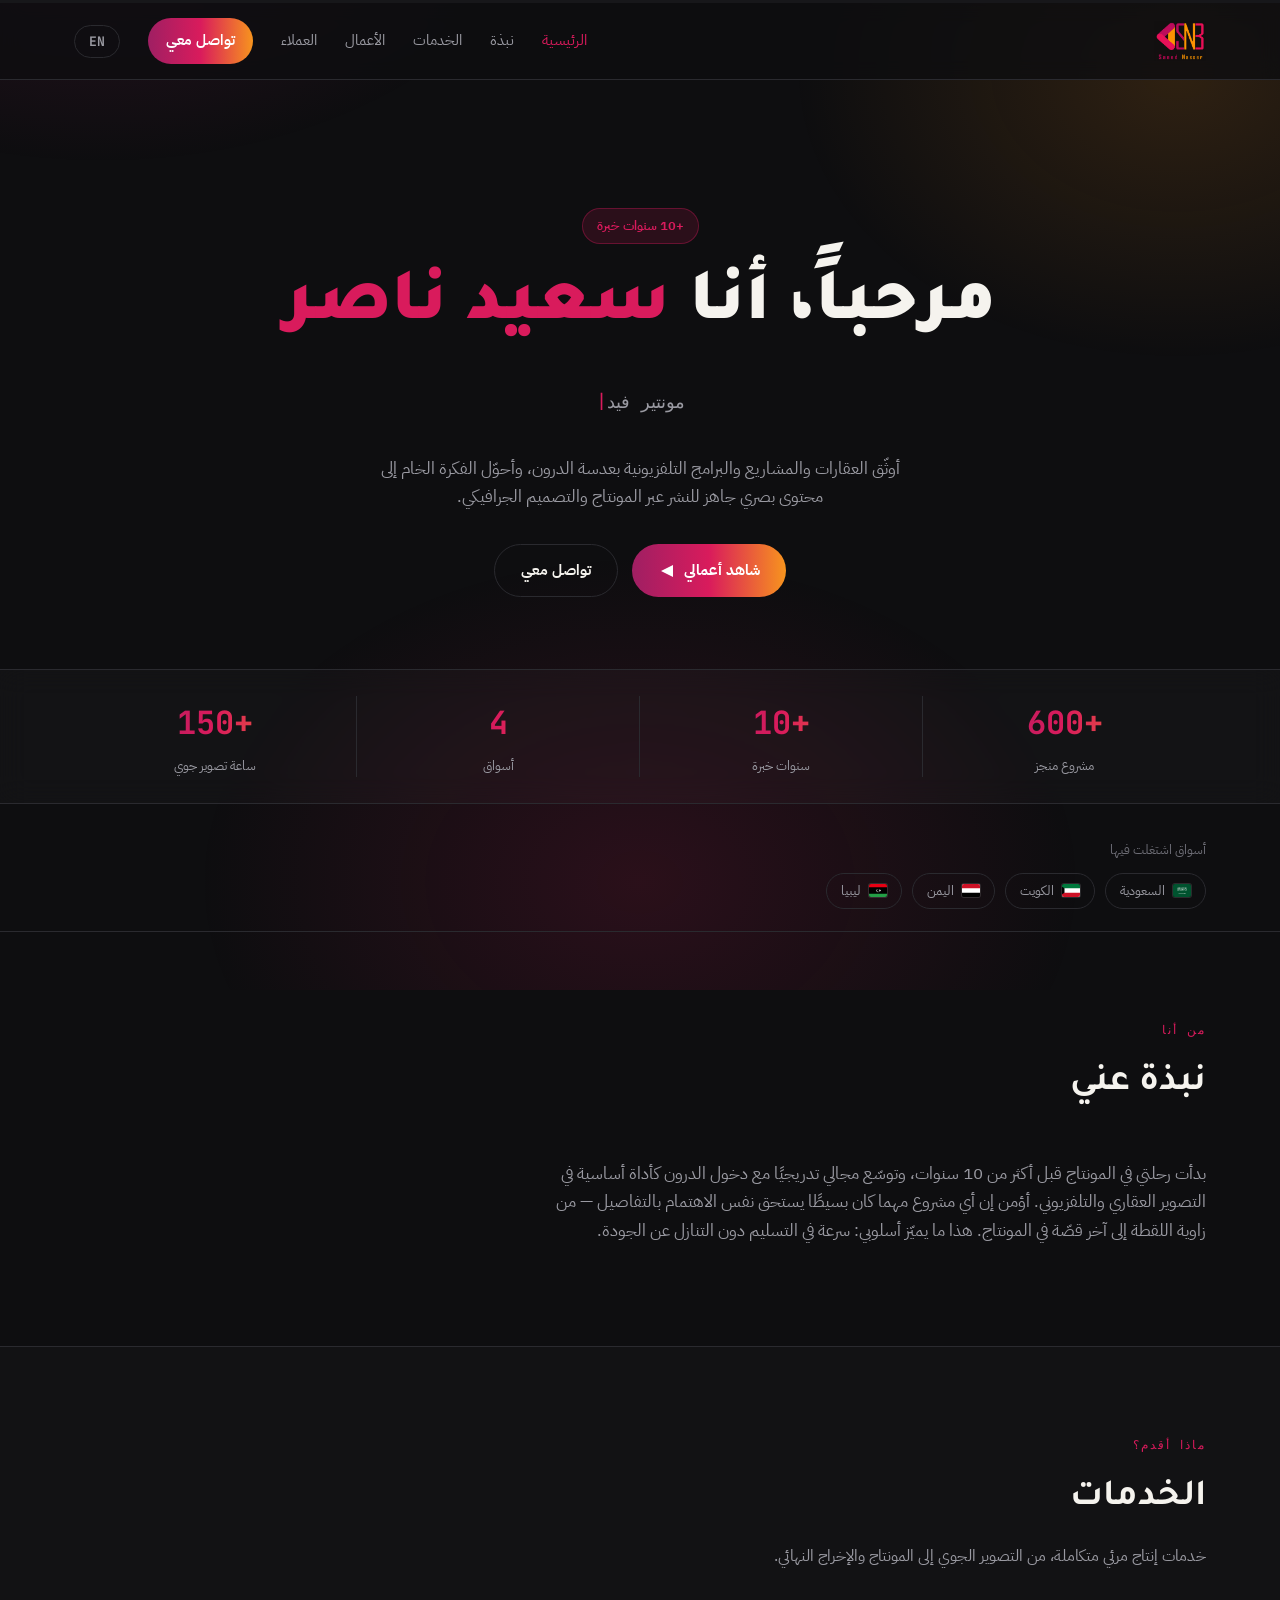
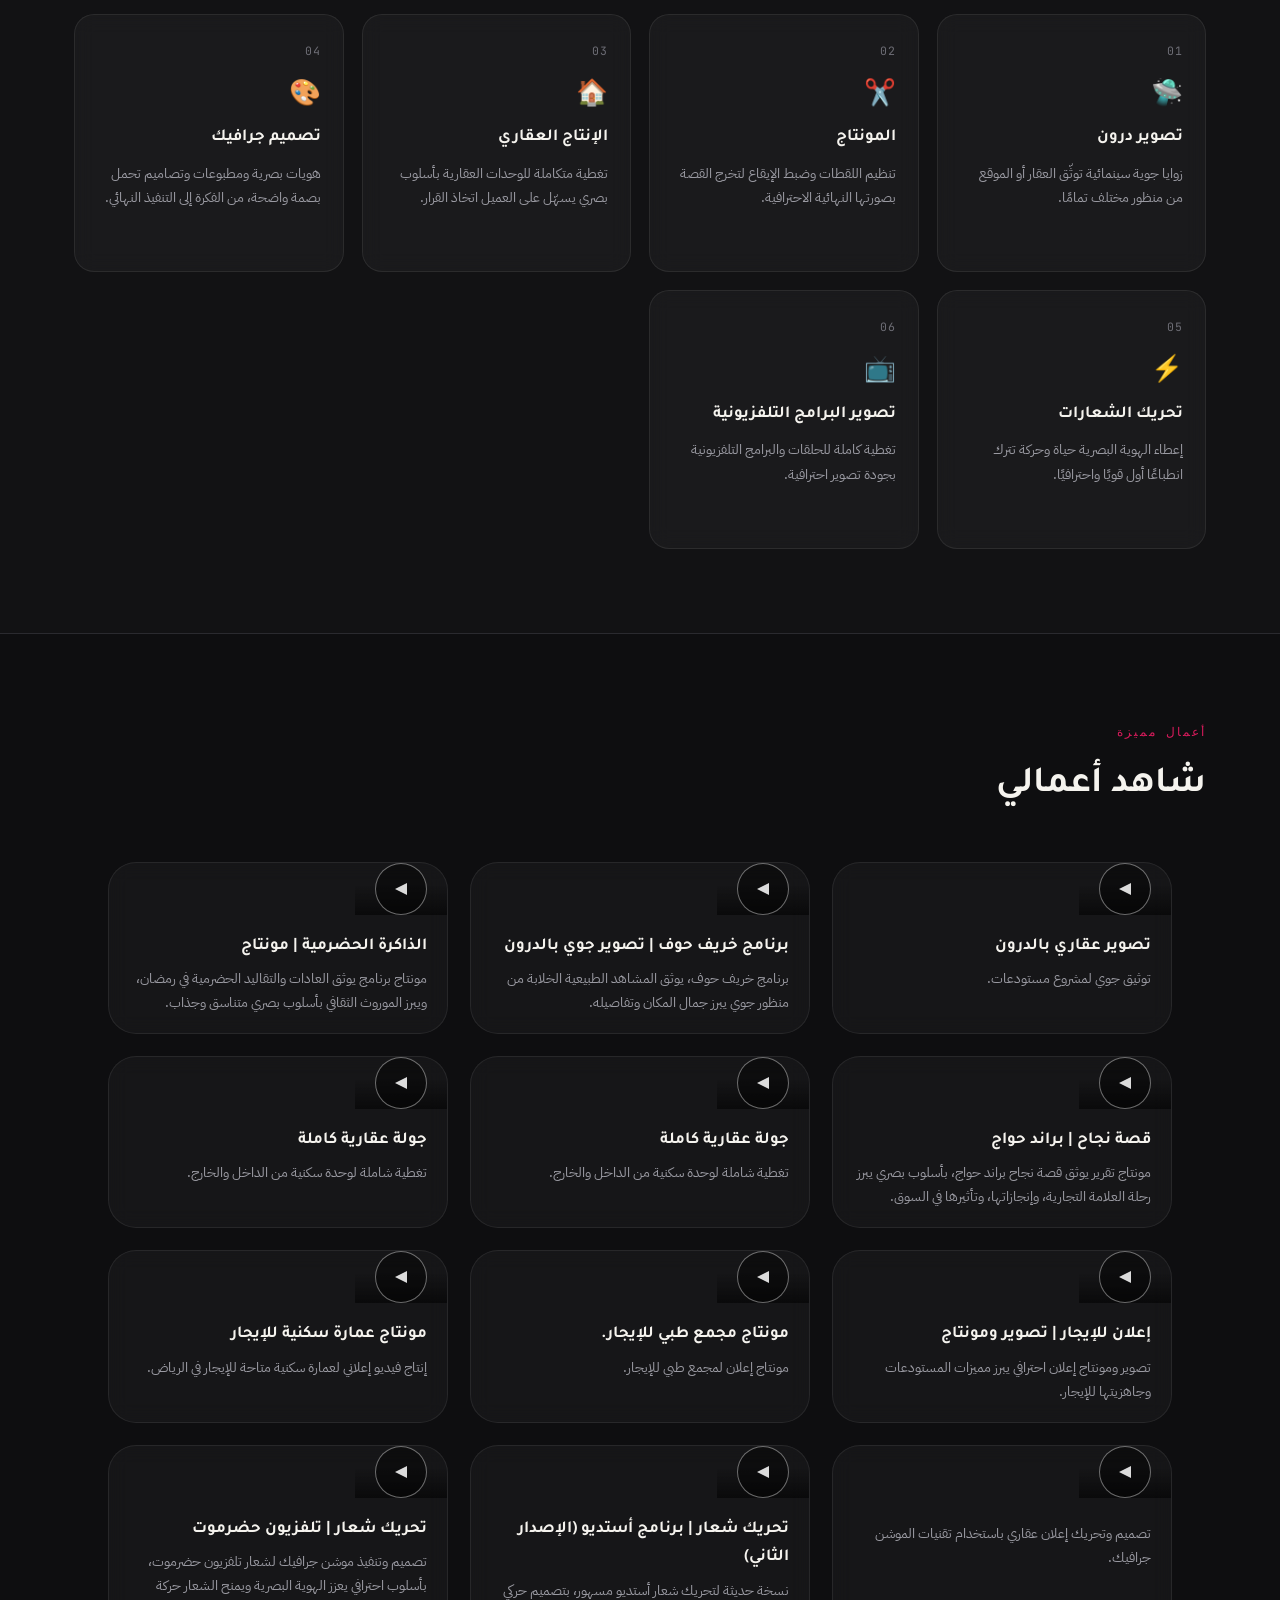
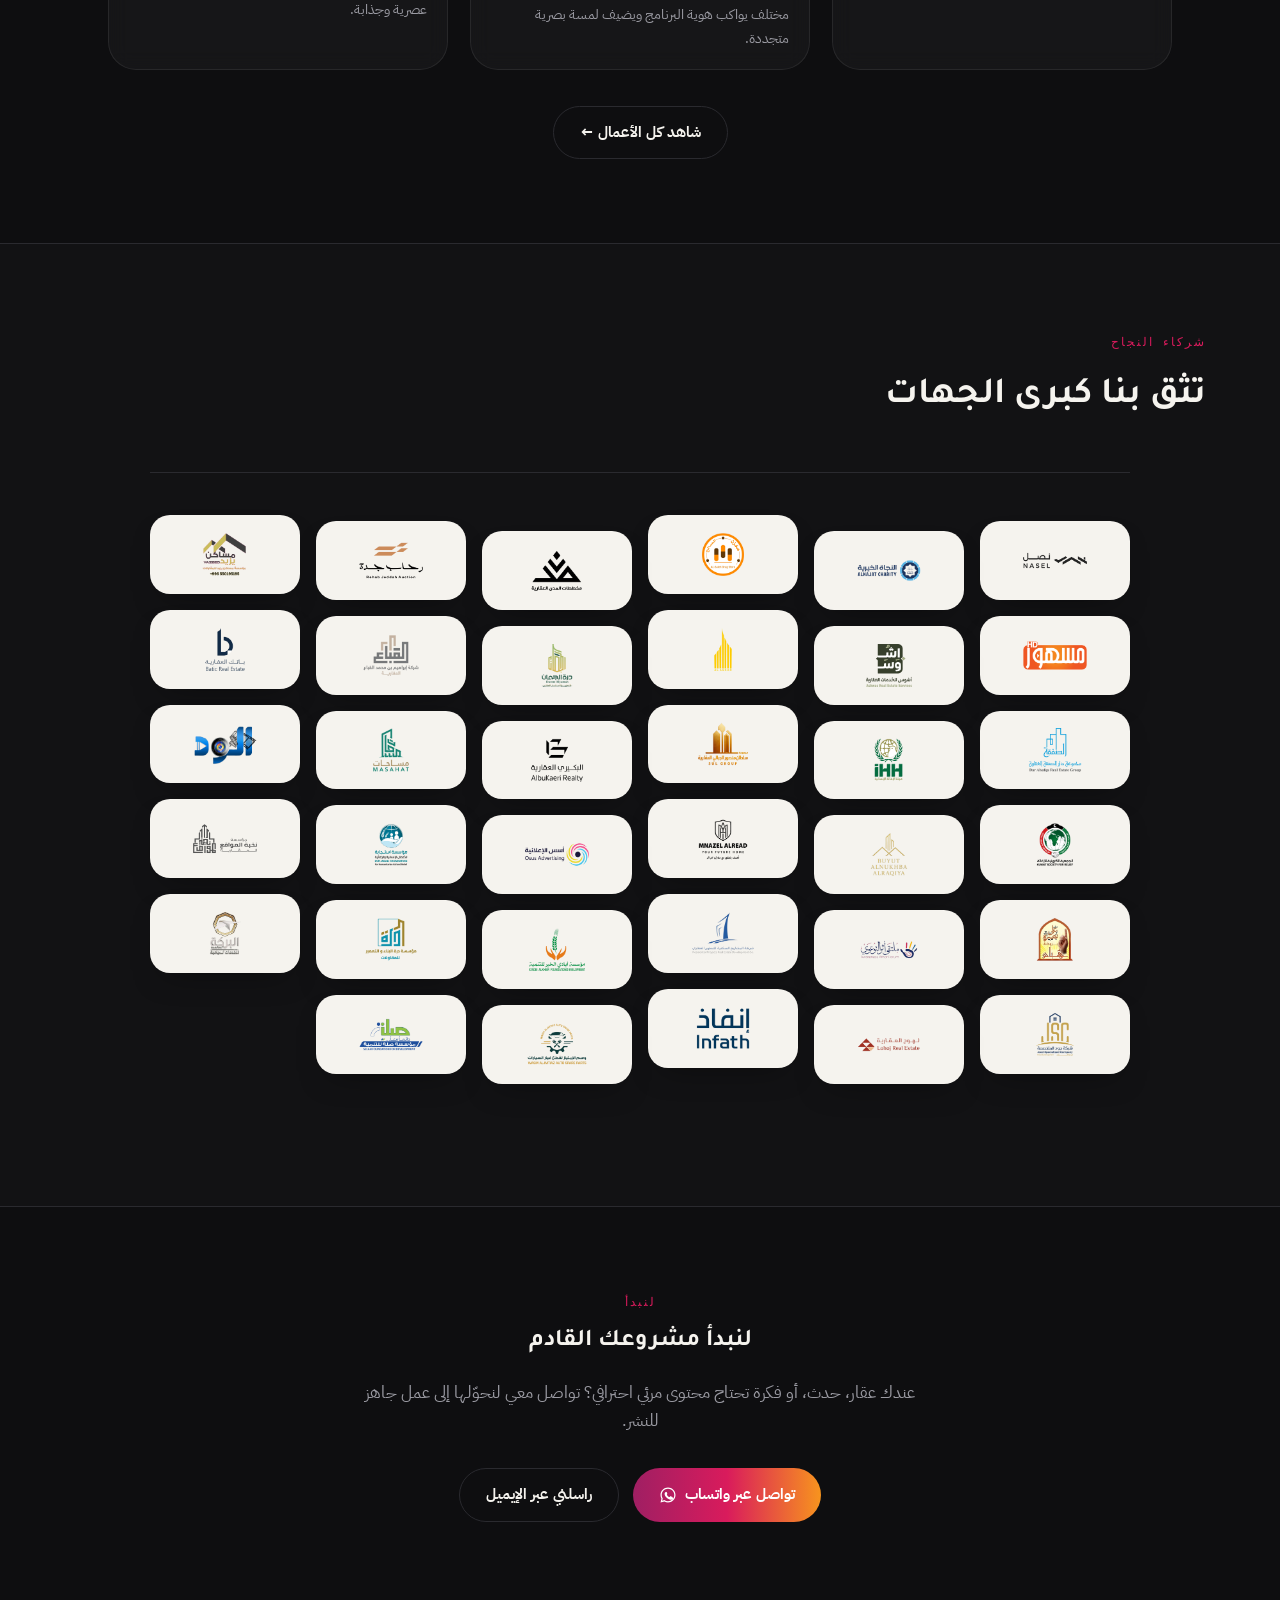
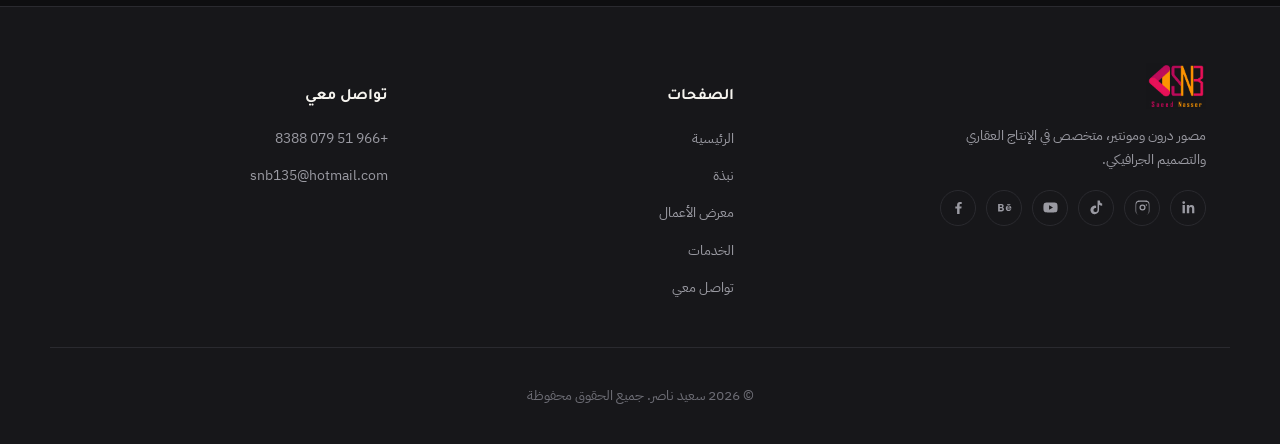
<file: index.html>
<!DOCTYPE html>
<html lang="ar" dir="rtl">
<head>
<meta charset="UTF-8">
<script>
// يضبط اتجاه ولغة الصفحة فورًا حسب اختيار الزائر المحفوظ، قبل رسم أي شيء — لتفادي "ومضة" اتجاه خاطئ
(function(){
  var lang = localStorage.getItem('siteLang') || 'ar';
  document.documentElement.lang = lang;
  document.documentElement.dir = lang === 'en' ? 'ltr' : 'rtl';
})();
</script>
<meta name="viewport" content="width=device-width, initial-scale=1.0">
<title data-content="pageTitle">سعيد ناصر |  مصور درون ومونتاج ومنتج عقاري</title>
<meta name="description" data-content-attr="pageDescription:content" content="مخرج إبداعي متخصص في صناعة المحتوى المرئي. عدّل هذا النص من ملف content.js">

<link rel="icon" type="image/png" href="images/logo.png">

<meta property="og:type" content="website">
<meta property="og:title" data-content-attr="pageTitle:content" content="سعيد ناصر | مصور درون ومونتاج ومنتج عقاري">
<meta property="og:description" data-content-attr="pageDescription:content" content="تصوير درون، مونتاج، إنتاج عقاري، تصميم جرافيك، تحريك شعارات، وتصوير برامج تلفزيونية.">
<meta property="og:image" content="images/logo.png">

<link rel="preconnect" href="https://fonts.googleapis.com">
<link rel="preconnect" href="https://fonts.gstatic.com" crossorigin>
<link href="https://fonts.googleapis.com/css2?family=Tajawal:wght@400;500;700;800;900&family=IBM+Plex+Sans+Arabic:wght@300;400;500;600&family=JetBrains+Mono:wght@400;500;700&display=swap" rel="stylesheet">
<link rel="stylesheet" href="css/style.css">
</head>
<body>

<!-- شريط تايم كود علوي (زخرفة موحية بمونتاج الفيديو) -->
<div class="timecode-strip" aria-hidden="true">
  <div class="timecode-strip__track"></div>
</div>

<!-- ===================== الهيدر ===================== -->
<header class="header" id="header">
  <div class="container header__inner">
    <a href="#top" class="logo">
      <img src="images/logo.png" alt="سعيد ناصر" class="logo-img" data-content-attr="fullName:alt">
    </a>

    <nav class="nav" id="nav">
      <a href="#top" data-i18n="navHome">الرئيسية</a>
      <a href="#about" data-i18n="navAbout">نبذة</a>
      <a href="#services" data-i18n="navServices">الخدمات</a>
      <a href="#work" data-i18n="navWork">الأعمال</a>
      <a href="#clients" data-i18n="navClients">العملاء</a>
      <a href="#contact" class="nav__cta" data-i18n="navContact">تواصل معي</a>
    </nav>

    <button class="nav-toggle" id="navToggle" aria-label="القائمة" aria-expanded="false" data-i18n-attr="navMenuAria:aria-label">
      <span></span><span></span><span></span>
    </button>
  </div>
</header>

<main>

<!-- ===================== الهيرو ===================== -->
<section class="hero" id="top">
  <div class="hero__glow" id="heroGlow" aria-hidden="true"></div>
  <div class="container hero__inner">

    <div class="hero__text">
      <span class="badge" data-content="experienceBadge">+10 سنوات خبرة</span>

      <h1 class="hero__title">
        <span data-content="heroGreeting">مرحباً، أنا</span> <span class="accent" data-content="fullName">اسمك الكامل</span>
      </h1>

      <p class="hero__role">
        <span id="roleTyper" class="role-typer"></span><span class="role-cursor">|</span>
      </p>

      <p class="hero__bio" data-content="bio">
        اكتب هنا نبذة قصيرة عن خبرتك ومجال تخصصك. هذا النص Placeholder، عدّله من ملف content.js دون الحاجة لمس تصميم الصفحة.
      </p>

      <div class="hero__actions">
        <a href="#work" class="btn btn--primary">
          <span data-i18n="viewWork">شاهد أعمالي</span>
          <svg viewBox="0 0 24 24" width="18" height="18"><path fill="currentColor" d="M20 4v16l-16-8z"/></svg>
        </a>
        <a href="#contact" class="btn btn--ghost" data-i18n="navContact">تواصل معي</a>
      </div>
    </div>

  </div>

  <!-- شريط الإحصائيات بأسلوب "تايم كود" -->
  <div class="stats-bar">
    <div class="container stats-bar__inner" id="statsGrid">
      <!-- تُملأ ديناميكياً من content.js -->
    </div>
  </div>

  <!-- شريط الدول / الأسواق -->
  <div class="markets">
    <div class="container">
      <p class="markets__label" data-i18n="marketsLabel">أسواق اشتغلت فيها</p>
      <div class="markets__row" id="marketsRow"></div>
    </div>
  </div>
</section>

<!-- ===================== نبذة ===================== -->
<section class="section" id="about">
  <div class="container">
    <div class="section__head">
      <span class="eyebrow" data-i18n="aboutEyebrow">من أنا</span>
      <h2 data-i18n="aboutHeading">نبذة عني</h2>
    </div>
    <p class="about__text" data-content="aboutText">
      هذه فقرة Placeholder لشرح مشوارك المهني، أهم إنجازاتك، وأسلوبك في العمل. عدّلها من content.js لتحكي قصتك الحقيقية.
    </p>
  </div>
</section>

<!-- ===================== الخدمات ===================== -->
<section class="section section--alt" id="services">
  <div class="container">
    <div class="section__head">
      <span class="eyebrow" data-i18n="servicesEyebrow">ماذا أقدم؟</span>
      <h2 data-i18n="servicesHeading">الخدمات</h2>
      <p class="section__desc" data-content="servicesIntro">
        نبذة قصيرة عن نطاق خدماتك تُكتب هنا وتُعدّل من content.js.
      </p>
    </div>
    <div class="services-grid" id="servicesGrid">
      <!-- تُملأ ديناميكياً من content.js -->
    </div>
  </div>
</section>

<!-- ===================== الأعمال ===================== -->
<section class="section" id="work">
  <div class="container">
    <div class="section__head">
      <span class="eyebrow" data-i18n="workEyebrow">أعمال مميزة</span>
      <h2 data-i18n="viewWork">شاهد أعمالي</h2>
    </div>
    <div class="work-grid" id="workGrid">
      <!-- تُملأ ديناميكياً من content.js — مختارات فقط، وليس كل الأعمال -->
    </div>
    <div class="work-viewall">
      <a href="works.html" class="btn btn--ghost" data-i18n="workViewAll">شاهد كل الأعمال ←</a>
    </div>
  </div>
</section>

<!-- نافذة تشغيل الفيديو (Lightbox) — يظهر فيها الفيديو داخل الموقع مباشرة -->
<div class="video-modal" id="videoModal" role="dialog" aria-modal="true" aria-label="مشغّل الفيديو" data-i18n-attr="videoPlayerAria:aria-label">
  <div class="video-modal__backdrop" id="videoModalBackdrop"></div>
  <div class="video-modal__box">
    <button class="video-modal__close" id="videoModalClose" aria-label="إغلاق" data-i18n-attr="videoCloseAria:aria-label">
      <svg viewBox="0 0 24 24" width="20" height="20"><path fill="currentColor" d="M18.3 5.71L12 12l6.3 6.29-1.41 1.42L10.59 13.4 4.3 19.7 2.89 18.3 9.17 12 2.89 5.71 4.3 4.29l6.29 6.3 6.29-6.3z"/></svg>
    </button>
    <div class="video-modal__frame">
      <iframe id="videoModalIframe" src="" title="مشغّل الفيديو" frameborder="0" data-i18n-attr="videoPlayerAria:title"
        allow="accelerometer; autoplay; clipboard-write; encrypted-media; gyroscope; picture-in-picture"
        allowfullscreen></iframe>
    </div>
  </div>
</div>

<!-- ===================== العملاء ===================== -->
<section class="section section--alt" id="clients">
  <div class="container">
    <div class="section__head">
      <span class="eyebrow" data-i18n="clientsEyebrow">شركاء النجاح</span>
      <h2 data-i18n="clientsHeading">تثق بنا كبرى الجهات</h2>
    </div>
  </div>
  <div class="container">
    <div class="clients-grid" id="clientsGrid">
      <!-- تُملأ ديناميكياً من content.js -->
    </div>
  </div>
</section>

<!-- ===================== تواصل ===================== -->
<section class="section contact" id="contact">
  <div class="container contact__inner">
    <span class="eyebrow" data-i18n="contactEyebrow">لنبدأ</span>
    <h2 data-content="contactTitle">لنبدأ مشروعك القادم</h2>
    <p data-content="contactText">عندك عقار، حدث، أو فكرة تحتاج محتوى مرئي احترافي؟ تواصل معي لنحوّلها إلى عمل جاهز للنشر.</p>
    <div class="contact__actions">
      <a href="#" class="btn btn--primary" data-content-attr="whatsappLink:href" target="_blank" rel="noopener">
        <span data-i18n="contactWhatsapp">تواصل عبر واتساب</span>
        <svg viewBox="0 0 24 24" width="18" height="18"><path fill="currentColor" d="M17.5 14.4c-.3-.1-1.6-.8-1.9-.9-.2-.1-.4-.1-.6.1-.2.3-.7.9-.8 1-.1.2-.3.2-.5.1-.7-.3-1.5-.7-2.1-1.4-.5-.5-.9-1.1-1.1-1.5-.1-.2 0-.4.1-.5.1-.1.3-.3.4-.5.1-.1.2-.3.1-.5-.1-.1-.6-1.4-.8-1.9-.2-.5-.4-.4-.6-.4h-.5c-.2 0-.5.1-.7.3-.3.3-1 1-1 2.3 0 1.4 1 2.7 1.1 2.9.1.2 2 3 4.8 4.2.7.3 1.2.5 1.6.6.7.2 1.3.2 1.8.1.5-.1 1.6-.7 1.9-1.3.2-.6.2-1.1.2-1.2-.1-.1-.3-.2-.5-.3z"/><path fill="currentColor" d="M12 2C6.5 2 2 6.5 2 12c0 1.8.5 3.5 1.3 5L2 22l5.2-1.3c1.4.8 3.1 1.2 4.8 1.2 5.5 0 10-4.5 10-10S17.5 2 12 2zm0 18.2c-1.6 0-3.1-.4-4.4-1.2l-.3-.2-3.1.8.8-3-.2-.3C4 14.9 3.6 13.5 3.6 12c0-4.6 3.8-8.4 8.4-8.4s8.4 3.8 8.4 8.4-3.8 8.2-8.4 8.2z"/></svg>
      </a>
      <a href="#" class="btn btn--ghost" data-content-attr="emailLink:href" data-i18n="contactEmail">راسلني عبر الإيميل</a>
    </div>
  </div>
</section>

</main>

<!-- ===================== الفوتر ===================== -->
<footer class="footer">
  <div class="container footer__grid">

    <div class="footer__about">
      <img src="images/logo.png" alt="سعيد ناصر" class="logo-img" data-content-attr="fullName:alt">
      <p data-content="footerTagline">وصف قصير عنك يظهر في الفوتر، عدّله من content.js.</p>
      <div class="socials" id="socialsRow"></div>
    </div>

    <div class="footer__col">
      <h4 data-i18n="footerPages">الصفحات</h4>
      <ul>
        <li><a href="#top" data-i18n="navHome">الرئيسية</a></li>
        <li><a href="#about" data-i18n="navAbout">نبذة</a></li>
        <li><a href="#work" data-i18n="footerPortfolio">معرض الأعمال</a></li>
        <li><a href="#services" data-i18n="navServices">الخدمات</a></li>
        <li><a href="#contact" data-i18n="navContact">تواصل</a></li>
      </ul>
    </div>

    <div class="footer__col">
      <h4 data-i18n="footerContact">تواصل معي</h4>
      <ul>
        <li><a data-content="phoneDisplay" data-content-attr="whatsappLink:href" href="#">+20 000 000 0000</a></li>
        <li><a data-content="email" data-content-attr="emailLink:href" href="#">example@email.com</a></li>
      </ul>
    </div>

  </div>

  <div class="container footer__bottom">
    <p>© <span id="year"></span> <span data-content="fullName">اسمك</span>. جميع الحقوق محفوظة</p>
  </div>
</footer>

<script src="js/content.js"></script>
<script src="js/main.js"></script>
</body>
</html>
</file>
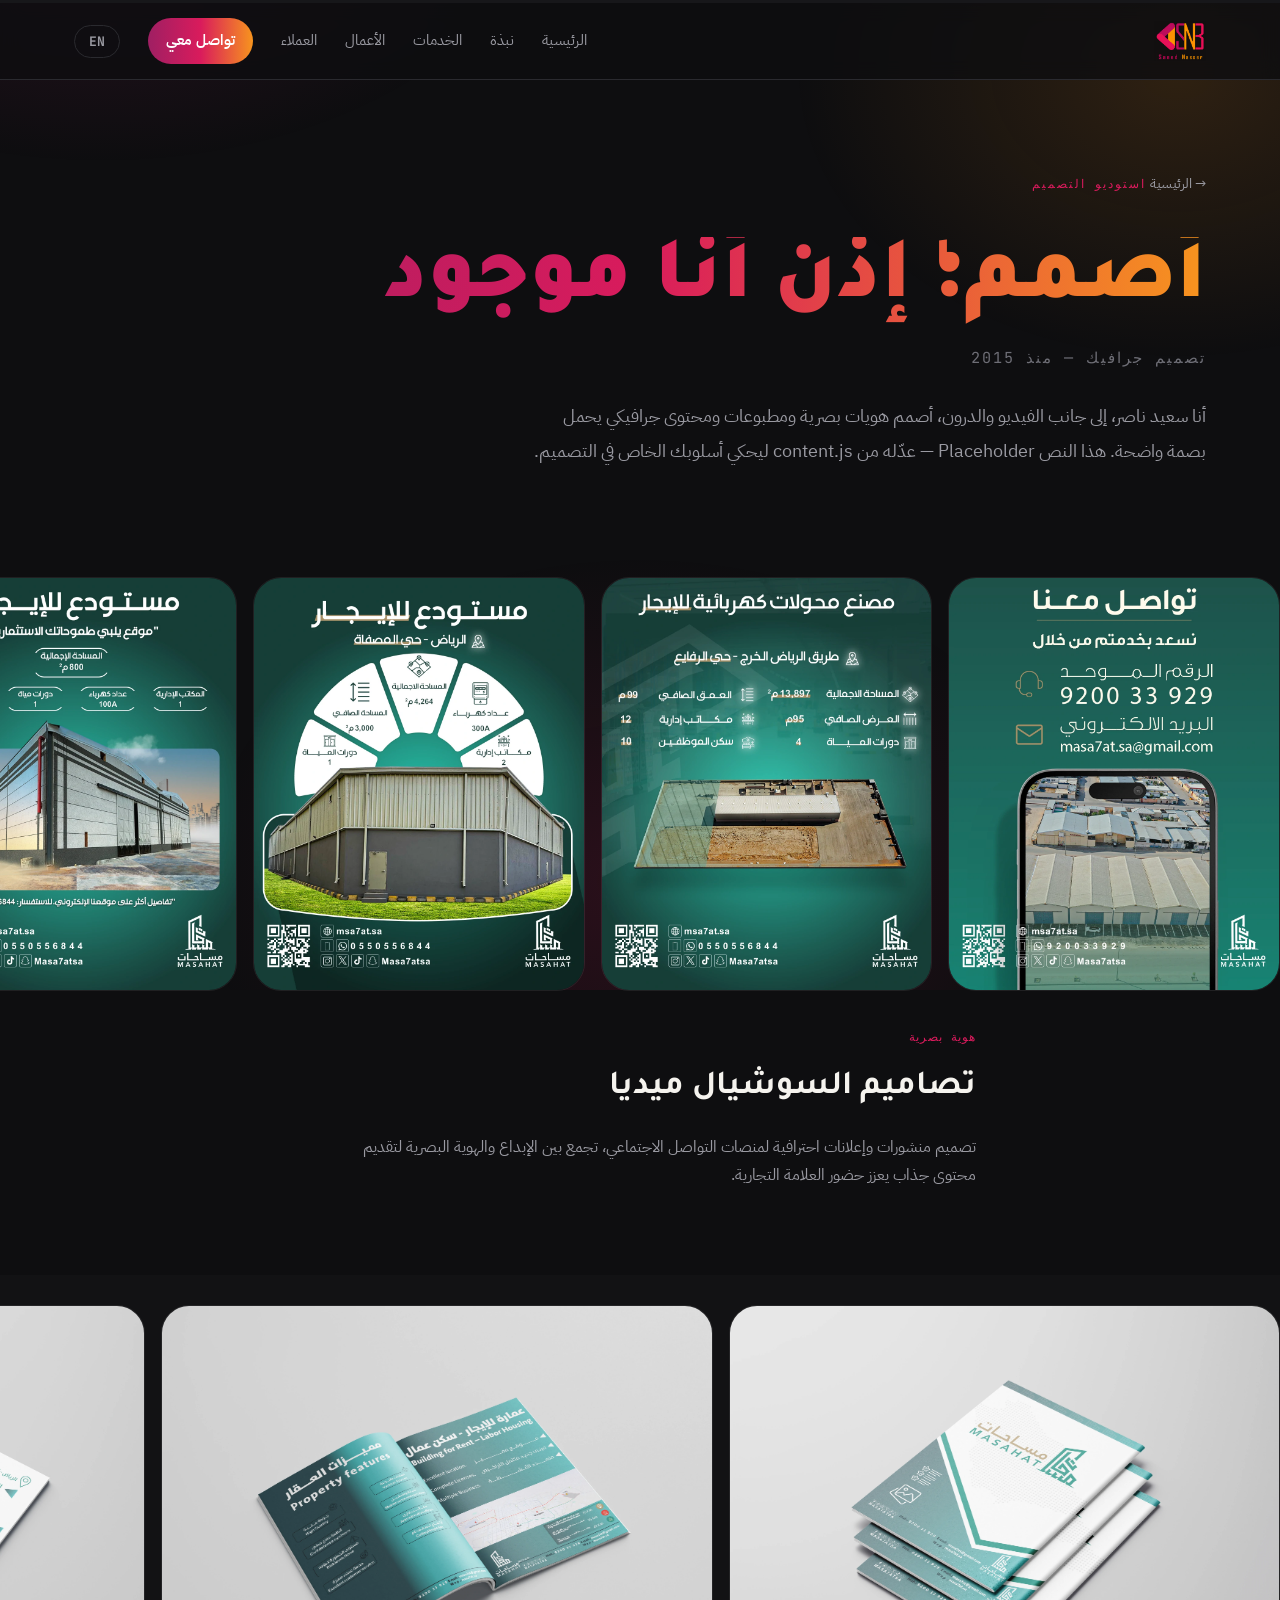
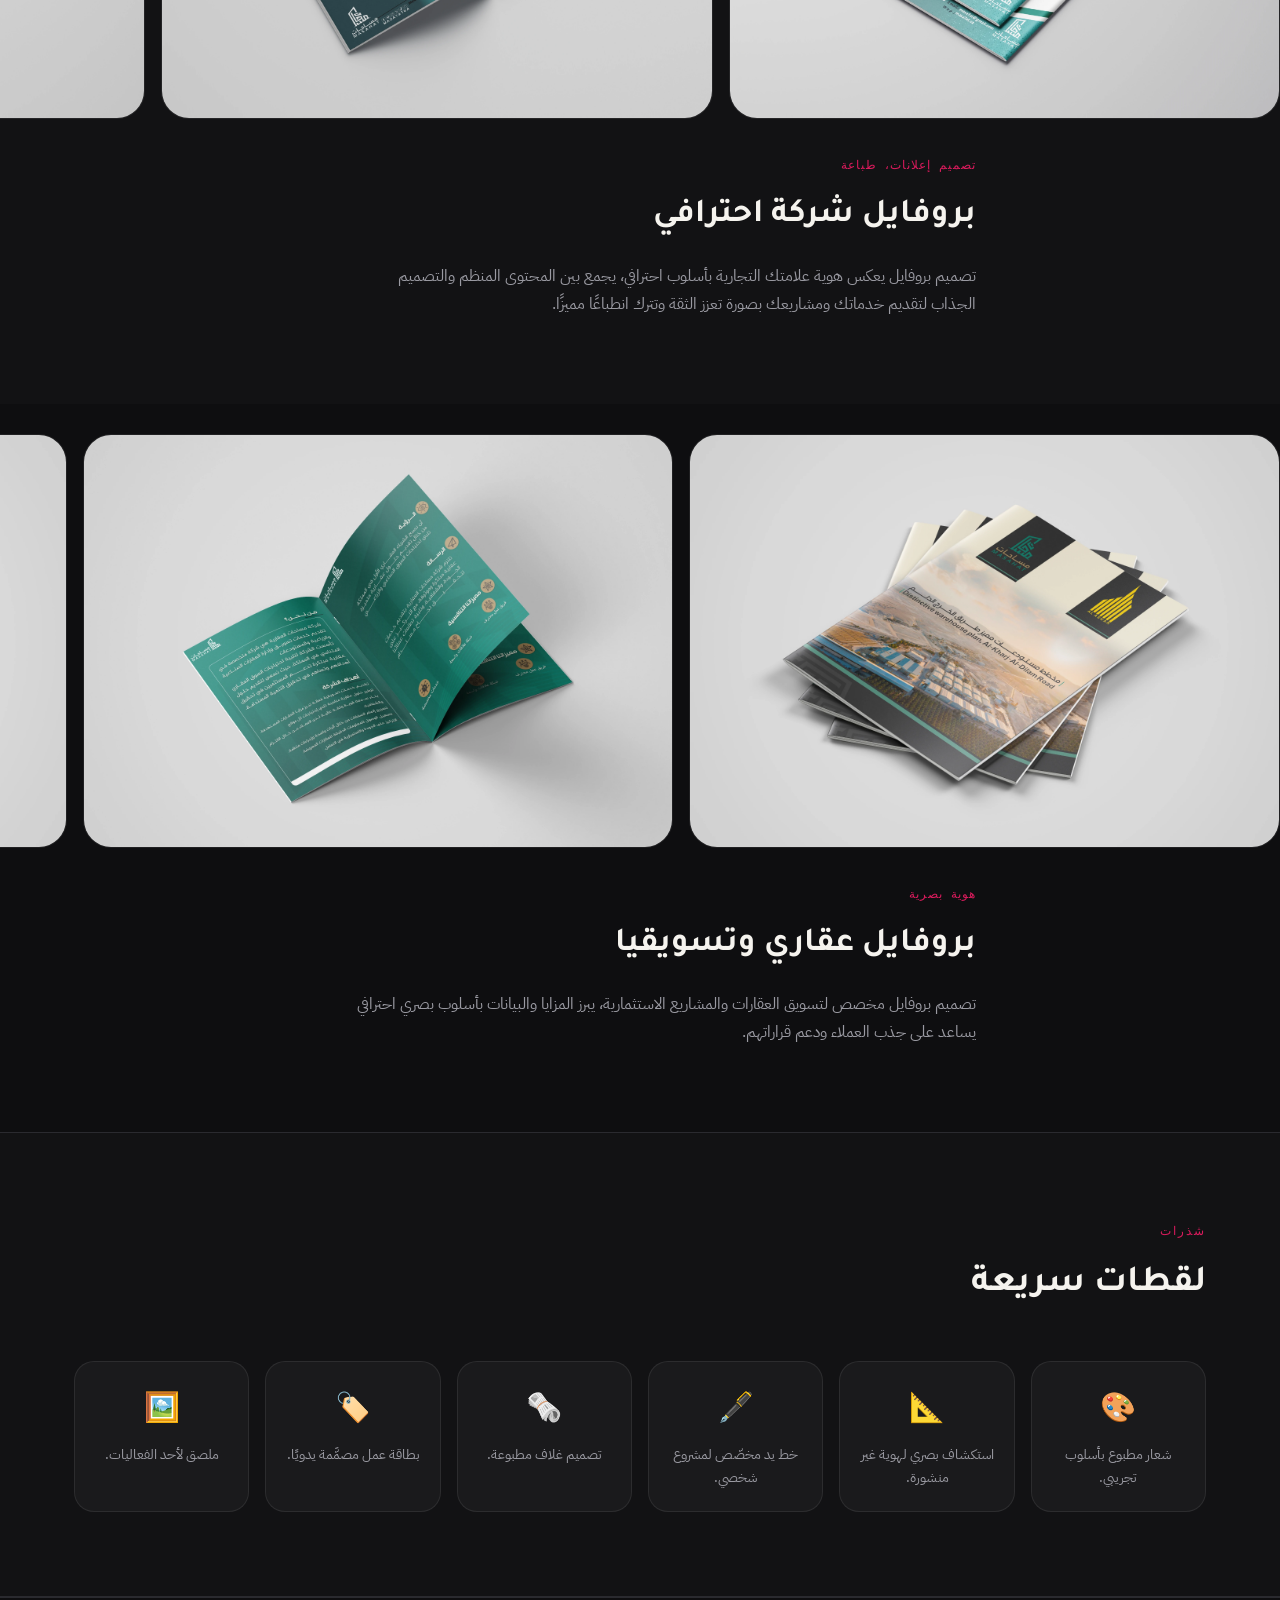
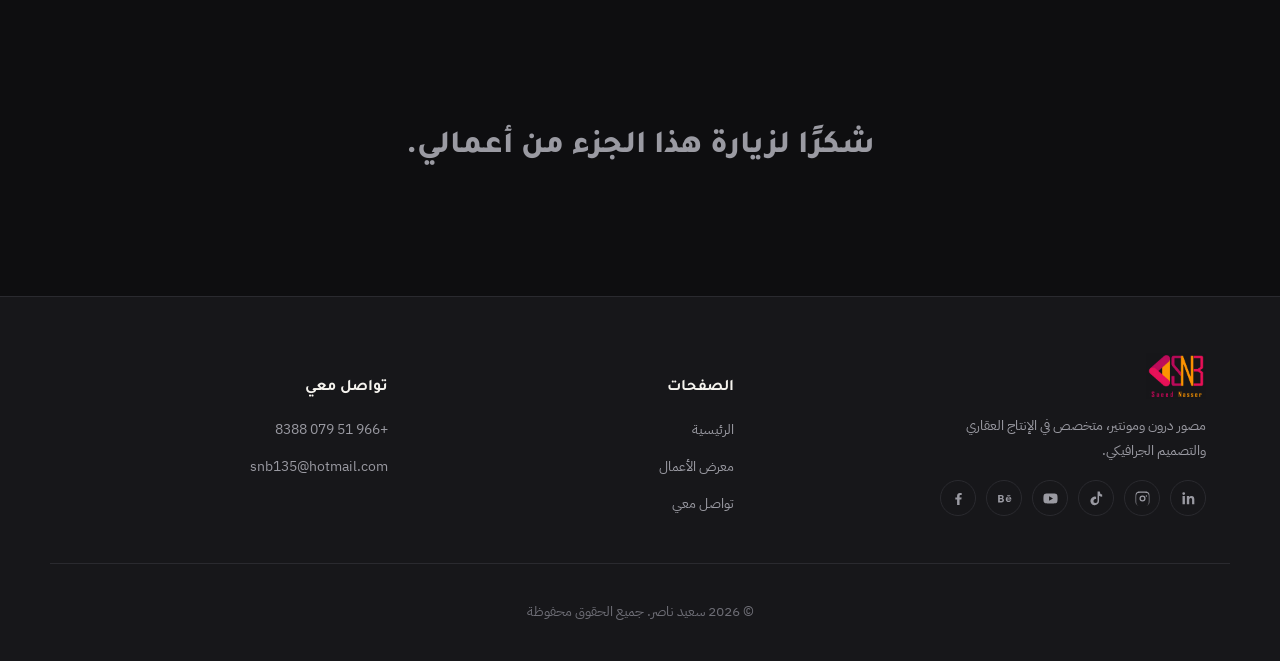
<file: graphic-design.html>
<!DOCTYPE html>
<html lang="ar" dir="rtl">
<head>
<meta charset="UTF-8">
<script>
// يضبط اتجاه ولغة الصفحة فورًا حسب اختيار الزائر المحفوظ، قبل رسم أي شيء — لتفادي "ومضة" اتجاه خاطئ
(function(){
  var lang = localStorage.getItem('siteLang') || 'ar';
  document.documentElement.lang = lang;
  document.documentElement.dir = lang === 'en' ? 'ltr' : 'rtl';
})();
</script>
<meta name="viewport" content="width=device-width, initial-scale=1.0">
<title>سعيد ناصر | تصميم جرافيك</title>
<meta name="description" id="gdMetaDesc" content="أعمال تصميم جرافيك: هويات بصرية، مطبوعات، وحملات إعلانية.">

<link rel="icon" type="image/png" href="images/logo.png">

<link rel="preconnect" href="https://fonts.googleapis.com">
<link rel="preconnect" href="https://fonts.gstatic.com" crossorigin>
<link href="https://fonts.googleapis.com/css2?family=Tajawal:wght@400;500;700;800;900&family=IBM+Plex+Sans+Arabic:wght@300;400;500;600&family=JetBrains+Mono:wght@400;500;700&display=swap" rel="stylesheet">
<link rel="stylesheet" href="css/style.css">
</head>
<body>

<div class="timecode-strip" aria-hidden="true">
  <div class="timecode-strip__track"></div>
</div>

<header class="header" id="header">
  <div class="container header__inner">
    <a href="index.html" class="logo">
      <img src="images/logo.png" alt="سعيد ناصر" class="logo-img" data-content-attr="fullName:alt">
    </a>
    <nav class="nav" id="nav">
      <a href="index.html" data-i18n="navHome">الرئيسية</a>
      <a href="index.html#about" data-i18n="navAbout">نبذة</a>
      <a href="index.html#services" data-i18n="navServices">الخدمات</a>
      <a href="works.html" data-i18n="navWork">الأعمال</a>
      <a href="index.html#clients" data-i18n="navClients">العملاء</a>
      <a href="index.html#contact" class="nav__cta" data-i18n="navContact">تواصل معي</a>
    </nav>
    <button class="nav-toggle" id="navToggle" aria-label="القائمة" aria-expanded="false" data-i18n-attr="navMenuAria:aria-label">
      <span></span><span></span><span></span>
    </button>
  </div>
</header>

<main class="gd-page">

  <!-- ===================== بيان تحريري كبير ===================== -->
  <section class="gd-hero">
    <div class="container">
      <a href="index.html" class="back-link" data-i18n="backHome">→ الرئيسية</a>
      <span class="eyebrow" id="gdEyebrow">استوديو التصميم</span>
      <h1 class="gd-statement" id="gdStatement">أصمم؛ إذن أنا موجود</h1>
      <p class="gd-substatement" id="gdSubStatement">تصميم جرافيك</p>
      <p class="gd-intro" id="gdIntro"></p>
    </div>
  </section>

  <!-- ===================== المشاريع (تُملأ ديناميكياً) ===================== -->
  <div id="gdProjects"></div>

  <!-- ===================== شذرات وأعمال سريعة ===================== -->
  <section class="section section--alt gd-artifacts-section">
    <div class="container">
      <div class="section__head">
        <span class="eyebrow" data-i18n="gdFragments">شذرات</span>
        <h2 data-i18n="gdQuickShots">لقطات سريعة</h2>
      </div>
      <div class="gd-artifacts" id="gdArtifacts"></div>
    </div>
  </section>

  <!-- ===================== خاتمة ===================== -->
  <section class="gd-closing">
    <div class="container">
      <p id="gdClosing">شكرًا لزيارة هذا الجزء من أعمالي.</p>
    </div>
  </section>

</main>

<footer class="footer">
  <div class="container footer__grid">
    <div class="footer__about">
      <img src="images/logo.png" alt="سعيد ناصر" class="logo-img" data-content-attr="fullName:alt">
      <p data-content="footerTagline">وصف قصير عنك يظهر في الفوتر.</p>
      <div class="socials" id="socialsRow"></div>
    </div>
    <div class="footer__col">
      <h4 data-i18n="footerPages">الصفحات</h4>
      <ul>
        <li><a href="index.html" data-i18n="navHome">الرئيسية</a></li>
        <li><a href="works.html" data-i18n="footerPortfolio">معرض الأعمال</a></li>
        <li><a href="index.html#contact" data-i18n="navContact">تواصل</a></li>
      </ul>
    </div>
    <div class="footer__col">
      <h4 data-i18n="footerContact">تواصل معي</h4>
      <ul>
        <li><a data-content="phoneDisplay" data-content-attr="whatsappLink:href" href="#">+20 000 000 0000</a></li>
        <li><a data-content="email" data-content-attr="emailLink:href" href="#">example@email.com</a></li>
      </ul>
    </div>
  </div>
  <div class="container footer__bottom">
    <p>© <span id="year"></span> <span data-content="fullName">اسمك</span>. جميع الحقوق محفوظة</p>
  </div>
</footer>

<script src="js/content.js"></script>
<script src="js/main.js"></script>
<script>
// عرض محتوى صفحة تصميم الجرافيك — منطق خاص بهذه الصفحة فقط
document.addEventListener('DOMContentLoaded', () => {
  const gd = siteContent.graphicDesignPage;
  if (!gd) return;

  document.getElementById('gdEyebrow').textContent = t(gd.eyebrow);
  document.getElementById('gdStatement').textContent = t(gd.statement);
  document.getElementById('gdSubStatement').textContent = t(gd.subStatement);
  document.getElementById('gdIntro').textContent = t(gd.intro);
  document.getElementById('gdClosing').textContent = t(gd.closing);
  document.title = `${t(siteContent.fullName)} | ${t(gd.subStatement)}`;
  const gdMetaDesc = document.getElementById('gdMetaDesc');
  if (gdMetaDesc && gd.metaDescription) gdMetaDesc.setAttribute('content', t(gd.metaDescription));

  const projectsEl = document.getElementById('gdProjects');
  if (projectsEl && gd.projects) {
    projectsEl.innerHTML = gd.projects.map((p, i) => `
      <section class="gd-project ${i % 2 ? 'gd-project--alt' : ''}">
        <div class="gd-project__gallery">
          ${p.gallery.map(g => {
            const value = g.trim();
            const isGradient = value.startsWith('linear-gradient');
            if (isGradient) {
              return `<div class="gd-project__frame" style="background:${value}"></div>`;
            }
            // يزيل أي url('...') لو المستخدم كتبها بنفسه بالخطأ، لتفادي url() مزدوجة تكسر الصورة
            const cleanPath = value.replace(/^url\((['"]?)(.*)\1\)$/i, '$2');
            return `<img class="gd-project__frame" src="${cleanPath}" alt="${t(p.title)}">`;
          }).join('')}
        </div>
        <div class="container gd-project__body">
          <span class="gd-project__tags">${t(p.tags)}</span>
          <h2>${t(p.title)}</h2>
          <p>${t(p.desc)}</p>
        </div>
      </section>
    `).join('');
  }

  const artifactsEl = document.getElementById('gdArtifacts');
  if (artifactsEl && gd.artifacts) {
    artifactsEl.innerHTML = gd.artifacts.map(a => `
      <div class="gd-artifact reveal">
        <span class="gd-artifact__icon">${a.icon}</span>
        <p>${t(a.caption)}</p>
      </div>
    `).join('');
    // إعادة تشغيل ملاحظ الظهور التدريجي لهذه العناصر المضافة حديثًا
    document.querySelectorAll('.gd-artifact.reveal').forEach(el => {
      if ('IntersectionObserver' in window) {
        const io = new IntersectionObserver((entries) => {
          entries.forEach(entry => {
            if (entry.isIntersecting) { entry.target.classList.add('in-view'); io.unobserve(entry.target); }
          });
        }, { threshold: 0.15 });
        io.observe(el);
      } else {
        el.classList.add('in-view');
      }
    });
  }
});
</script>
</body>
</html>
</file>
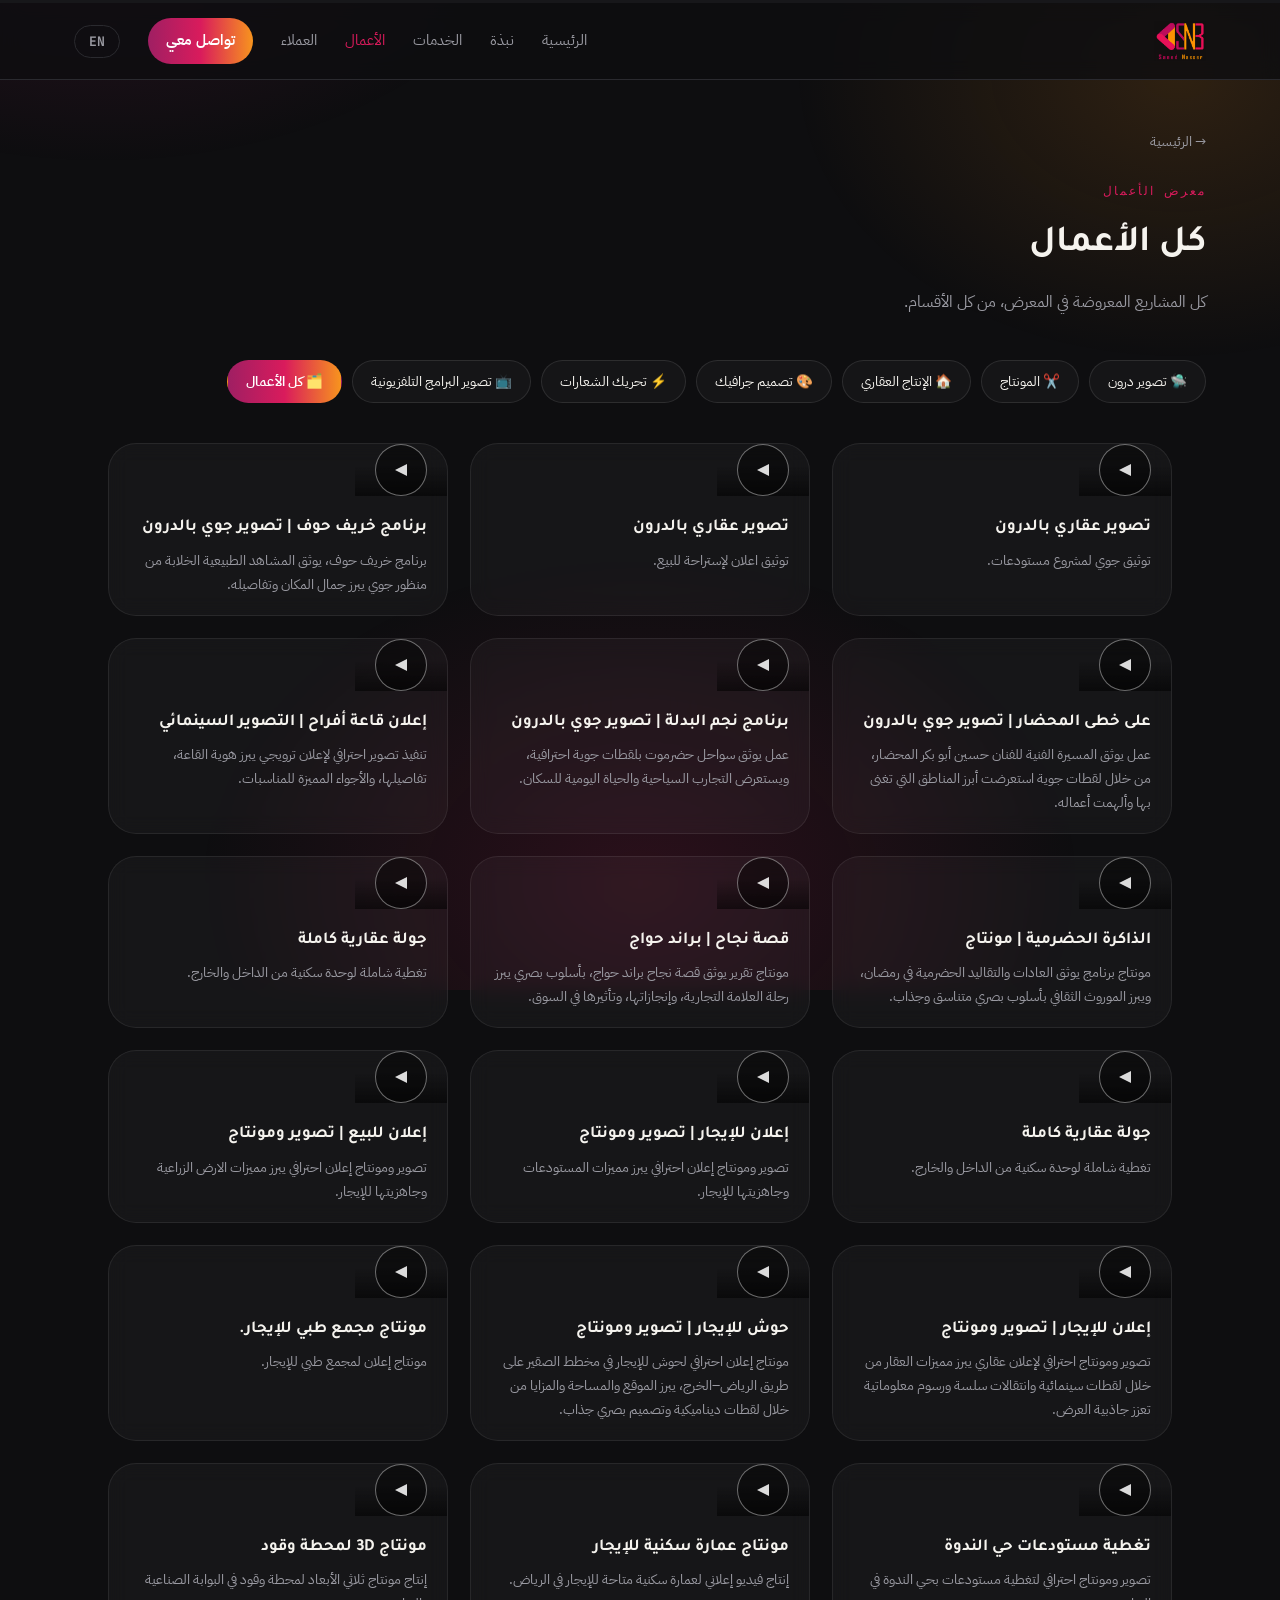
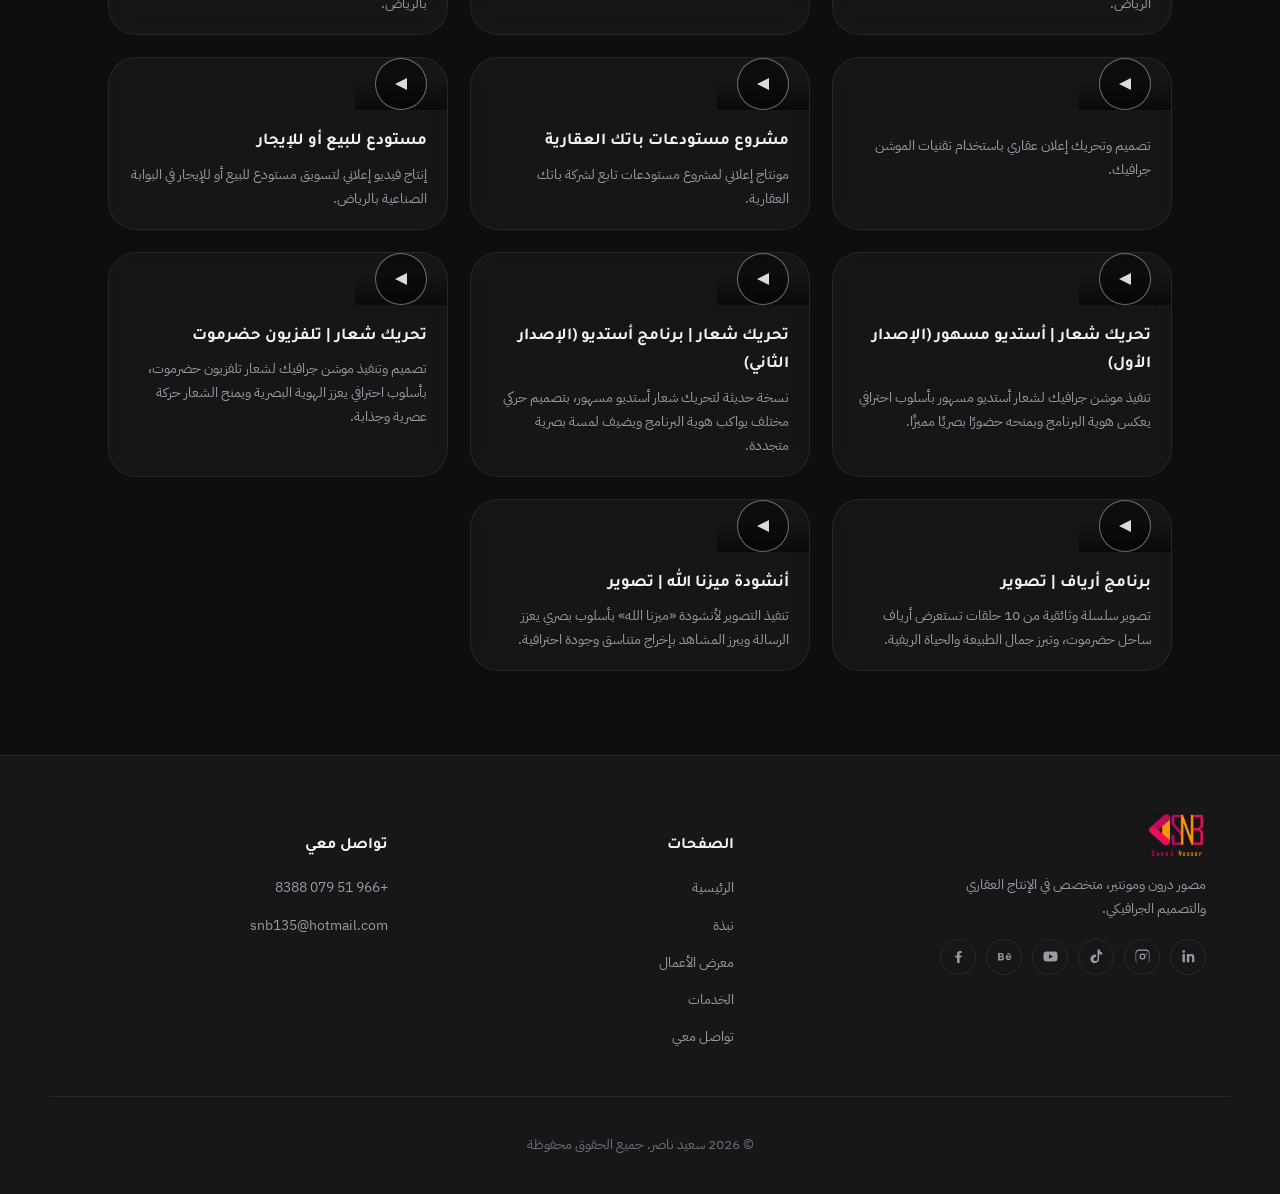
<file: works.html>
<!DOCTYPE html>
<html lang="ar" dir="rtl">
<head>
<meta charset="UTF-8">
<script>
// يضبط اتجاه ولغة الصفحة فورًا حسب اختيار الزائر المحفوظ، قبل رسم أي شيء — لتفادي "ومضة" اتجاه خاطئ
(function(){
  var lang = localStorage.getItem('siteLang') || 'ar';
  document.documentElement.lang = lang;
  document.documentElement.dir = lang === 'en' ? 'ltr' : 'rtl';
})();
</script>
<meta name="viewport" content="width=device-width, initial-scale=1.0">
<title data-content="pageTitle">سعيد ناصر | الأعمال</title>
<meta name="description" data-content-attr="pageDescription:content" content="معرض أعمال مصنّف حسب القسم: تصوير درون، مونتاج، إنتاج عقاري، تصميم جرافيك، تحريك شعارات، وبرامج تلفزيونية.">

<link rel="icon" type="image/png" href="images/logo.png">

<meta property="og:type" content="website">
<meta property="og:title" data-content-attr="pageTitle:content" content="سعيد ناصر | الأعمال">
<meta property="og:description" data-content-attr="pageDescription:content" content="معرض أعمال مصنّف حسب القسم.">
<meta property="og:image" content="images/logo.png">

<link rel="preconnect" href="https://fonts.googleapis.com">
<link rel="preconnect" href="https://fonts.gstatic.com" crossorigin>
<link href="https://fonts.googleapis.com/css2?family=Tajawal:wght@400;500;700;800;900&family=IBM+Plex+Sans+Arabic:wght@300;400;500;600&family=JetBrains+Mono:wght@400;500;700&display=swap" rel="stylesheet">
<link rel="stylesheet" href="css/style.css">
</head>
<body>

<!-- شريط تايم كود علوي (زخرفة موحية بمونتاج الفيديو) -->
<div class="timecode-strip" aria-hidden="true">
  <div class="timecode-strip__track"></div>
</div>

<!-- ===================== الهيدر ===================== -->
<header class="header" id="header">
  <div class="container header__inner">
    <a href="index.html" class="logo">
      <img src="images/logo.png" alt="سعيد ناصر" class="logo-img" data-content-attr="fullName:alt">
    </a>

    <nav class="nav" id="nav">
      <a href="index.html" data-i18n="navHome">الرئيسية</a>
      <a href="index.html#about" data-i18n="navAbout">نبذة</a>
      <a href="index.html#services" data-i18n="navServices">الخدمات</a>
      <a href="works.html" class="is-active" data-i18n="navWork">الأعمال</a>
      <a href="index.html#clients" data-i18n="navClients">العملاء</a>
      <a href="index.html#contact" class="nav__cta" data-i18n="navContact">تواصل معي</a>
    </nav>

    <button class="nav-toggle" id="navToggle" aria-label="القائمة" aria-expanded="false" data-i18n-attr="navMenuAria:aria-label">
      <span></span><span></span><span></span>
    </button>
  </div>
</header>

<main>

<!-- ===================== رأس صفحة الأعمال ===================== -->
<section class="section works-page">
  <div class="container">

    <a href="index.html" class="back-link" data-i18n="backHome">→ الرئيسية</a>

    <div class="section__head">
      <span class="eyebrow" data-i18n="worksEyebrow">معرض الأعمال</span>
      <h2 id="categoryTitle">كل الأعمال</h2>
      <p class="section__desc" id="categoryDesc">كل المشاريع المعروضة في المعرض، من كل الأقسام.</p>
    </div>

    <!-- شريط تصفية حسب القسم -->
    <div class="category-chips" id="categoryChips">
      <!-- تُملأ ديناميكياً من content.js -->
    </div>

    <div class="work-grid" id="categoryWorkGrid">
      <!-- تُملأ ديناميكياً من content.js حسب رابط ?cat= -->
    </div>

  </div>
</section>

<!-- نافذة تشغيل الفيديو (Lightbox) — يظهر فيها الفيديو داخل الموقع مباشرة -->
<div class="video-modal" id="videoModal" role="dialog" aria-modal="true" aria-label="مشغّل الفيديو" data-i18n-attr="videoPlayerAria:aria-label">
  <div class="video-modal__backdrop" id="videoModalBackdrop"></div>
  <div class="video-modal__box">
    <button class="video-modal__close" id="videoModalClose" aria-label="إغلاق" data-i18n-attr="videoCloseAria:aria-label">
      <svg viewBox="0 0 24 24" width="20" height="20"><path fill="currentColor" d="M18.3 5.71L12 12l6.3 6.29-1.41 1.42L10.59 13.4 4.3 19.7 2.89 18.3 9.17 12 2.89 5.71 4.3 4.29l6.29 6.3 6.29-6.3z"/></svg>
    </button>
    <div class="video-modal__frame">
      <iframe id="videoModalIframe" src="" title="مشغّل الفيديو" frameborder="0" data-i18n-attr="videoPlayerAria:title"
        allow="accelerometer; autoplay; clipboard-write; encrypted-media; gyroscope; picture-in-picture"
        allowfullscreen></iframe>
    </div>
  </div>
</div>

</main>

<!-- ===================== الفوتر ===================== -->
<footer class="footer">
  <div class="container footer__grid">

    <div class="footer__about">
      <img src="images/logo.png" alt="سعيد ناصر" class="logo-img" data-content-attr="fullName:alt">
      <p data-content="footerTagline">وصف قصير عنك يظهر في الفوتر، عدّله من content.js.</p>
      <div class="socials" id="socialsRow"></div>
    </div>

    <div class="footer__col">
      <h4 data-i18n="footerPages">الصفحات</h4>
      <ul>
        <li><a href="index.html" data-i18n="navHome">الرئيسية</a></li>
        <li><a href="index.html#about" data-i18n="navAbout">نبذة</a></li>
        <li><a href="works.html" data-i18n="footerPortfolio">معرض الأعمال</a></li>
        <li><a href="index.html#services" data-i18n="navServices">الخدمات</a></li>
        <li><a href="index.html#contact" data-i18n="navContact">تواصل</a></li>
      </ul>
    </div>

    <div class="footer__col">
      <h4 data-i18n="footerContact">تواصل معي</h4>
      <ul>
        <li><a data-content="phoneDisplay" data-content-attr="whatsappLink:href" href="#">+20 000 000 0000</a></li>
        <li><a data-content="email" data-content-attr="emailLink:href" href="#">example@email.com</a></li>
      </ul>
    </div>

  </div>

  <div class="container footer__bottom">
    <p>© <span id="year"></span> <span data-content="fullName">اسمك</span>. جميع الحقوق محفوظة</p>
  </div>
</footer>

<script src="js/content.js"></script>
<script src="js/main.js"></script>
</body>
</html>
</file>
<file: css/style.css>
/* =========================================================
   نظام التصميم (Design Tokens)
   غيّر القيم هنا فقط للتحكم بالألوان والخطوط في كل الموقع
========================================================= */
:root{
  --bg: #0E0E10;
  --bg-alt: #17171A;
  --surface: #1D1D21;
  --surface-2: #232328;
  --border: #2A2A2F;

  --text: #F5F3EE;
  --text-muted: #9A9AA2;
  --text-dim: #6E6E76;

  /* هوية الشعار: بنفسجي / وردي / برتقالي */
  --accent: #D91B5C;          /* الوردي - اللون الأساسي، مأخوذ من الشعار */
  --accent-2: #F7941E;        /* البرتقالي */
  --accent-3: #9F1F63;        /* البنفسجي */
  --accent-soft: rgba(217,27,92,.14);
  --accent-ink: #FFFFFF;      /* نص فوق الخلفية الوردية */
  --gradient-brand: linear-gradient(90deg, var(--accent-3), var(--accent), var(--accent-2));

  --font-display: 'Tajawal', sans-serif;
  --font-body: 'IBM Plex Sans Arabic', sans-serif;
  --font-mono: 'JetBrains Mono', monospace;

  --radius: 20px;
  --radius-sm: 12px;
  --radius-lg: 28px;
  --container: 1180px;
}

*{ box-sizing: border-box; }
html{ scroll-behavior: smooth; }
body{
  margin:0;
  background: var(--bg);
  color: var(--text);
  font-family: var(--font-body);
  line-height: 1.7;
  -webkit-font-smoothing: antialiased;
  position:relative;
  overflow-x:hidden;
}

/* خلفية "Aurora" هادئة بألوان الهوية — تتحرك ببطء لإحساس حيوي دون إزعاج بصري */
body::before{
  content:"";
  position: fixed; inset:-10%; z-index:0; pointer-events:none;
  background:
    radial-gradient(48rem 32rem at 15% -5%, rgba(159,31,99,.22), transparent 60%),
    radial-gradient(40rem 30rem at 85% 15%, rgba(247,148,30,.14), transparent 60%),
    radial-gradient(46rem 34rem at 50% 90%, rgba(217,27,92,.14), transparent 60%);
  animation: auroraDrift 26s ease-in-out infinite alternate;
}
@keyframes auroraDrift{
  from{ transform: translate(0,0) scale(1); }
  to{ transform: translate(-1.5%, 1.5%) scale(1.04); }
}
/* توهّج يتبع مؤشر الفأرة داخل الهيرو — تفاعل خفيف ومعاصر */
.hero{ position:relative; }
.hero__glow{
  position:absolute; inset:0; z-index:0;
  pointer-events:none;
  opacity:0;
  transition: opacity .4s;
  background: radial-gradient(420px 420px at var(--gx,50%) var(--gy,50%), rgba(217,27,92,.16), transparent 70%);
}
.hero:hover .hero__glow{ opacity:1; }
.container, .header, main, .footer{ position:relative; z-index:1; }

img{ max-width:100%; display:block; }
a{ color:inherit; text-decoration:none; }
ul{ list-style:none; margin:0; padding:0; }
h1,h2,h3{ font-family: var(--font-display); margin:0; }

.container{
  max-width: var(--container);
  margin-inline:auto;
  padding-inline: 24px;
}

/* عناصر تظهر تدريجيًا عند التمرير */
.reveal{
  opacity:0; transform: translateY(22px);
  transition: opacity .7s ease, transform .7s ease;
}
.reveal.in-view{ opacity:1; transform:none; }

@media (prefers-reduced-motion: reduce){
  *{ animation-duration: .001ms !important; animation-iteration-count:1 !important; transition-duration:.001ms !important; scroll-behavior:auto !important; }
  .reveal{ opacity:1; transform:none; }
}

/* =========================================================
   شريط التايم كود العلوي — العنصر المميّز (Signature)
   إشارة بصرية لعالم المونتاج: خط زمن بعلامات صغيرة
========================================================= */
.timecode-strip{
  position: sticky; top:0; z-index: 60;
  height: 3px;
  background: var(--bg-alt);
  overflow:hidden;
}
/* الشريط يعكس نسبة تقدّم القراءة الفعلية في الصفحة — قيمة --scroll-progress تُحدَّث من main.js */
.timecode-strip__track{
  height:100%;
  width: var(--scroll-progress, 0%);
  background: var(--gradient-brand);
  transition: width .1s linear;
}
@media (prefers-reduced-motion: reduce){
  .timecode-strip__track{ transition:none; }
}

/* =========================================================
   الهيدر
========================================================= */
.header{
  position: sticky; top:3px; z-index:50;
  background: rgba(14,14,16,.82);
  backdrop-filter: blur(10px);
  border-bottom: 1px solid var(--border);
}
.header__inner{
  display:flex; align-items:center; justify-content:space-between;
  height:76px;
}
.logo{
  font-family: var(--font-display);
  font-weight:800; font-size:1.25rem; letter-spacing:.5px;
}
.logo-img{ height:40px; width:auto; display:block; }
.footer__about .logo-img{ height:46px; margin-bottom:14px; }
.nav{
  display:flex; align-items:center; gap: 28px;
  font-size:.95rem; color: var(--text-muted);
}
.nav a{ transition: color .2s; }
.nav a:hover{ color: var(--text); }
.nav a.is-active{ color: var(--accent); }
.nav__cta{
  background: var(--gradient-brand);
  color: var(--accent-ink) !important;
  padding: 10px 18px;
  border-radius: 999px;
  font-weight:600;
}
/* زر تبديل اللغة — يُضاف تلقائيًا آخر القائمة عبر main.js */
.lang-switch{
  font-family: var(--font-mono);
  font-size:.82rem; font-weight:700;
  color: var(--text-muted);
  background: transparent;
  border: 1px solid var(--border);
  border-radius: 999px;
  padding: 7px 14px;
  cursor:pointer;
  transition: color .2s, border-color .2s;
}
.lang-switch:hover{ color: var(--accent); border-color: var(--accent); }
.nav-toggle{
  display:none;
  flex-direction:column; gap:5px;
  background:none; border:none; cursor:pointer;
  padding: 6px;
}
.nav-toggle span{
  width:22px; height:2px; background: var(--text);
  display:block;
}

@media (max-width: 860px){
  .nav-toggle{ display:flex; }
  .nav{
    position:absolute; inset-inline:0; top:76px;
    background: var(--bg-alt);
    flex-direction:column; align-items:stretch;
    gap:0; border-bottom:1px solid var(--border);
    max-height:0; overflow:hidden; transition: max-height .3s ease;
  }
  .nav.is-open{ max-height:420px; }
  .nav a{ padding:16px 24px; border-top:1px solid var(--border); }
  .nav__cta{ border-radius:0; text-align:center; }
  .lang-switch{ margin:14px 24px; border-radius:8px; }
}

/* =========================================================
   الهيرو
========================================================= */
.hero{ padding-top: 64px; overflow:hidden; }
.hero__inner{
  padding-block: 64px 72px;
  text-align:center;
}
.hero__text{
  max-width: 760px;
  margin-inline:auto;
  display:flex;
  flex-direction:column;
  align-items:center;
}

/* دخول متدرّج لعناصر الهيرو عند تحميل الصفحة */
.hero__text > *{
  opacity:0;
  transform: translateY(16px);
  animation: heroIn .7s ease forwards;
}
.hero__text > .badge{ animation-delay: .05s; }
.hero__text > .hero__title{ animation-delay: .15s; }
.hero__text > .hero__role{ animation-delay: .25s; }
.hero__text > .hero__bio{ animation-delay: .35s; }
.hero__text > .hero__actions{ animation-delay: .45s; }
@keyframes heroIn{
  to{ opacity:1; transform:none; }
}
@media (prefers-reduced-motion: reduce){
  .hero__text > *{ animation:none; opacity:1; transform:none; }
}

.badge{
  display:inline-block;
  font-size:.8rem; font-weight:600;
  color: var(--accent);
  background: var(--accent-soft);
  border: 1px solid rgba(217,27,92,.35);
  padding: 6px 14px;
  border-radius: 999px;
  margin-bottom: 20px;
}
.hero__title{
  font-size: clamp(2.4rem, 6vw, 4.6rem);
  font-weight:900;
  line-height:1.2;
  margin-bottom: 16px;
}
.accent{ color: var(--accent); }
.hero__role{
  font-family: var(--font-mono);
  font-size: 1.15rem;
  color: var(--text-muted);
  min-height: 1.6em;
  margin-bottom: 20px;
}
.role-cursor{ color: var(--accent); animation: blink 1s step-end infinite; }
@keyframes blink{ 50%{ opacity:0; } }

.hero__bio{
  color: var(--text-muted);
  max-width: 52ch;
  margin-inline:auto;
  margin-bottom: 32px;
  font-size:1.05rem;
}
.hero__actions{ display:flex; gap:14px; flex-wrap:wrap; justify-content:center; }

.btn{
  display:inline-flex; align-items:center; gap:8px;
  padding: 13px 26px;
  border-radius: 999px;
  font-weight:700; font-size:.95rem;
  transition: transform .2s ease, background .2s ease, border-color .2s ease;
}
.btn--primary{ background: var(--gradient-brand); color: var(--accent-ink); }
.btn--primary:hover{ transform: translateY(-2px); }
.btn--ghost{ border: 1px solid var(--border); color: var(--text); }
.btn--ghost:hover{ border-color: var(--accent); color: var(--accent); }

/* شريط الإحصائيات */
.stats-bar{
  border-block: 1px solid var(--border);
  background: rgba(255,255,255,.025);
  backdrop-filter: blur(14px);
}
.stats-bar__inner{
  display:grid;
  grid-template-columns: repeat(auto-fit, minmax(120px,1fr));
  padding-block: 26px;
}
.stat{
  text-align:center;
  border-inline-start: 1px solid var(--border);
  padding-inline: 12px;
}
.stat:first-child{ border-inline-start:none; }
.stat__num{
  font-family: var(--font-mono);
  font-size: clamp(1.4rem, 2.6vw, 2rem);
  font-weight:700;
  background: var(--gradient-brand);
  -webkit-background-clip:text; background-clip:text; color:transparent;
}
.stat__label{ font-size:.82rem; color: var(--text-muted); margin-top:4px; }

.markets{ padding-block: 22px; border-bottom:1px solid var(--border); }
.markets__label{ font-size:.8rem; color: var(--text-dim); margin-bottom:12px; }
.markets__row{ display:flex; flex-wrap:wrap; gap:10px; }
.market-chip{
  display:inline-flex; align-items:center; gap:8px;
  font-size:.82rem; color: var(--text-muted);
  border:1px solid var(--border); border-radius:999px;
  padding: 6px 14px;
}
.market-chip__flag{
  width:18px; height:13px;
  object-fit: cover;
  border-radius:2px;
  box-shadow: 0 0 0 1px rgba(255,255,255,.12);
}

/* =========================================================
   أقسام عامة
========================================================= */
.section{ padding-block: 84px; }
.section--alt{
  background: rgba(255,255,255,.02);
  border-block: 1px solid var(--border);
}
.section__head{ max-width: 640px; margin-bottom: 44px; }
.eyebrow{
  font-family: var(--font-mono);
  font-size:.78rem; letter-spacing:2px; text-transform:uppercase;
  color: var(--accent);
}
.section__head h2{ font-size: clamp(1.7rem, 3vw, 2.3rem); margin-top:10px; }
.section__desc{ color: var(--text-muted); margin-top:12px; }
.about__text{ max-width: 68ch; color: var(--text-muted); font-size:1.05rem; }

/* الخدمات */
.services-grid{
  display:grid;
  grid-template-columns: repeat(auto-fill, minmax(240px,1fr));
  gap: 18px;
}
.service-card{
  display:block;
  background: rgba(255,255,255,.035);
  backdrop-filter: blur(10px);
  border: 1px solid rgba(255,255,255,.08);
  border-radius: var(--radius);
  padding: 26px 22px;
  cursor:pointer;
  transition: border-color .25s, transform .25s, box-shadow .25s;
}
.service-card:hover{
  border-color: rgba(217,27,92,.5);
  transform: translateY(-4px);
  box-shadow: 0 16px 40px -20px rgba(217,27,92,.45);
}
.service-card__tag{
  font-family: var(--font-mono);
  font-size:.72rem; color: var(--text-dim);
  letter-spacing:1px;
}
.service-card__icon{ font-size:1.6rem; margin-block: 10px; }
.service-card h3{ font-size:1.05rem; margin-bottom:8px; }
.service-card p{ color: var(--text-muted); font-size:.9rem; margin:0; }
.service-card__more{
  display:block; margin-top:14px;
  font-size:.8rem; font-weight:600; color: var(--accent);
  opacity:0; transform: translateX(-4px);
  transition: opacity .2s, transform .2s;
}
[dir="rtl"] .service-card__more{ transform: translateX(4px); }
.service-card:hover .service-card__more{ opacity:1; transform:none; }

/* الأعمال */
.work-grid{
  display:grid;
  /* max-width على الكرت يمنعه من التمدد المشوّه لو كان آخر صف ناقص — justify-content:center يوسّط الشبكة كلها */
  grid-template-columns: repeat(auto-fill, minmax(280px, 340px));
  justify-content: center;
  gap: 22px;
}
.work-viewall{
  display:flex; justify-content:center;
  margin-top: 36px;
}
.work-card{
  display:flex;
  flex-direction:column;
  width:100%;
  text-align: start;
  font: inherit;
  color: inherit;
  cursor: pointer;
  padding:0;
  border-radius: var(--radius-lg);
  overflow:hidden;
  border: 1px solid rgba(255,255,255,.08);
  background: rgba(255,255,255,.035);
  backdrop-filter: blur(10px);
  transition: transform .25s, box-shadow .25s;
}
.work-card:hover{
  transform: translateY(-4px);
  box-shadow: 0 20px 46px -22px rgba(217,27,92,.4);
}
.work-card__thumb{
  position:relative;
  aspect-ratio: 16/9;
  display:flex; align-items:center; justify-content:center;
  color: rgba(255,255,255,.85);
}
.work-card__thumb::after{
  content:"";
  position:absolute; inset:0;
  background: linear-gradient(180deg, rgba(0,0,0,0) 40%, rgba(0,0,0,.55) 100%);
}
.work-card__play{
  position:relative; z-index:2;
  width:52px; height:52px; border-radius:50%;
  background: rgba(0,0,0,.4); border:1px solid rgba(255,255,255,.4);
  display:flex; align-items:center; justify-content:center;
  transition: transform .2s, background .2s;
}
.work-card:hover .work-card__play{ transform: scale(1.08); background: var(--accent); color:var(--accent-ink); }
.work-card__body{ padding: 18px 20px; }
.work-card__body h3{ font-size:1.05rem; margin-bottom:6px; }
.work-card__body p{ color: var(--text-muted); font-size:.88rem; margin:0; }

/* العملاء — شبكة متجاوبة (بدون حركة تمرير) بأسلوب "حائط" متعرّج مميّز
   Grid بدل flex+عرض ثابت: يعيد التدفّق تلقائيًا لعدة أعمدة حتى على الشاشات الضيقة،
   بدل أن يتحول لعمود طويل واحد على الجوال */
.clients-grid{
  border-top:1px solid var(--border);
  padding-block: 48px;
  display:grid;
  grid-template-columns: repeat(auto-fit, minmax(130px, 1fr));
  gap: 16px;
  max-width: 980px;
  margin-inline:auto;
}
/* بطاقة بيضاء ثابتة خلف كل شعار — تضمن ظهور أي شعار بوضوح مهما كان لونه (فاتح أو غامق) */
.client-chip{
  position:relative;
  aspect-ratio: 2 / 1.05;
  padding: 14px;
  border-radius: var(--radius);
  background: #F5F3EE;
  box-shadow: 0 14px 30px -16px rgba(0,0,0,.5);
  display:flex; align-items:center; justify-content:center;
  overflow:hidden;
  transition: transform .3s ease, box-shadow .3s ease;
}
/* إزاحة رأسية متبادلة بين البطاقات — يعطي إحساس "حائط" حيوي بدل صف مستقيم مسطّح (للشاشات الأعرض فقط) */
@media (min-width: 640px){
  .client-chip:nth-child(even){ transform: translateY(10px); }
  .client-chip:nth-child(3n){ transform: translateY(-6px); }
}
.client-chip::before{
  content:"";
  position:absolute; top:0; inset-inline:0; height:3px;
  background: var(--gradient-brand);
  transform: scaleX(0);
  transition: transform .3s ease;
}
.client-chip:hover{
  transform: translateY(-5px) scale(1.03);
  box-shadow: 0 20px 38px -14px rgba(217,27,92,.45);
}
.client-chip:hover::before{ transform:none; }
/* حد أقصى للعرض والارتفاع معًا (وليس فقط "احتواء" داخل الصندوق) — يمنع الشعار العريض جدًا
   من الظهور أكبر بصريًا من الشعار الطولي، فيبقى وزن كل الشعارات متقاربًا مهما اختلفت نسبها */
.client-chip img{
  max-width: 90%;
  max-height: 85%;
  width:auto; height:auto;
  object-fit: contain;
}
@media (prefers-reduced-motion: reduce){
  .client-chip:nth-child(even), .client-chip:nth-child(3n){ transform:none; }
}

/* نافذة تشغيل الفيديو (Lightbox) */
.video-modal{
  position: fixed; inset:0; z-index: 200;
  display:flex; align-items:center; justify-content:center;
  padding: 24px;
  opacity:0; visibility:hidden;
  transition: opacity .25s ease;
}
.video-modal.is-open{ opacity:1; visibility:visible; }
.video-modal__backdrop{
  position:absolute; inset:0;
  background: rgba(6,6,7,.86);
  backdrop-filter: blur(6px);
}
.video-modal__box{
  position:relative; z-index:1;
  width:100%; max-width: 960px;
  transform: scale(.96);
  transition: transform .25s ease;
}
.video-modal.is-open .video-modal__box{ transform:none; }
.video-modal__frame{
  position:relative; width:100%;
  aspect-ratio: 16/9;
  border-radius: var(--radius);
  overflow:hidden;
  background:#000;
  border: 1px solid rgba(255,255,255,.1);
}
.video-modal__frame iframe{
  position:absolute; inset:0; width:100%; height:100%; border:0;
}

/* وضع طولي لفيديوهات الشورتس — عرض أضيق ونسبة 9:16 بدل تربيع الفيديو الطولي داخل إطار عريض */
.video-modal--vertical .video-modal__box{
  max-width: 380px;
}
.video-modal--vertical .video-modal__frame{
  aspect-ratio: 9/16;
}

.video-modal__close{
  position:absolute; top:-46px; inset-inline-end:0;
  width:38px; height:38px; border-radius:50%;
  background: rgba(255,255,255,.08);
  border:1px solid rgba(255,255,255,.15);
  color:#fff; cursor:pointer;
  display:flex; align-items:center; justify-content:center;
  transition: background .2s, border-color .2s;
}
.video-modal__close:hover{ background: var(--accent); border-color: var(--accent); }

/* تواصل */
.contact{ text-align:center; position:relative; }
.contact__inner{
  max-width: 620px; margin-inline:auto;
  display:flex; flex-direction:column; align-items:center;
}
.contact h2{ margin-top:10px; }
.contact p{ color: var(--text-muted); margin-top:16px; margin-bottom:32px; font-size:1.05rem; }
.contact__actions{ display:flex; gap:14px; flex-wrap:wrap; justify-content:center; }

/* =========================================================
   الفوتر
========================================================= */
/* =========================================================
   صفحة الأعمال المفلترة (works.html)
========================================================= */
.works-page{ padding-top: 48px; }
.back-link{
  display:inline-flex; align-items:center; gap:6px;
  font-size:.85rem; color: var(--text-muted);
  margin-bottom: 24px; transition: color .2s;
}
.back-link:hover{ color: var(--accent); }

.category-chips{
  display:flex; flex-wrap:wrap; gap:10px;
  margin-bottom: 40px;
}
.category-chip{
  padding: 9px 18px;
  border:1px solid rgba(255,255,255,.1);
  border-radius:999px;
  font-size:.85rem;
  background: rgba(255,255,255,.03);
  transition: border-color .2s, background .2s, color .2s;
}
.category-chip:hover{ border-color: rgba(217,27,92,.4); color: var(--text); }
.category-chip.is-active{
  background: var(--gradient-brand);
  border-color: transparent;
  color:#fff; font-weight:600;
}
.category-empty{
  color: var(--text-muted);
  padding: 40px 0;
  grid-column: 1 / -1;
  text-align:center;
}

.footer{ border-top:1px solid var(--border); padding-block: 56px 24px; background: var(--bg-alt); }
.footer__grid{
  display:grid; grid-template-columns: 1.4fr 1fr 1fr; gap: 32px;
  padding-bottom: 36px;
}
.footer__about p{ color: var(--text-muted); font-size:.9rem; max-width:36ch; margin-block:14px 18px; }
.footer__col h4{ font-family: var(--font-display); margin-bottom:14px; font-size:1rem; }
.footer__col li{ margin-bottom:10px; }
.footer__col a{ color: var(--text-muted); font-size:.9rem; transition: color .2s; }
.footer__col a:hover{ color: var(--accent); }

.socials{ display:flex; gap:10px; }
.socials a{
  width:36px; height:36px; border-radius:50%;
  border:1px solid var(--border);
  display:flex; align-items:center; justify-content:center;
  color: var(--text-muted);
  transition: color .2s, border-color .2s;
}
.socials a:hover{ color: var(--accent); border-color: var(--accent); }

.footer__bottom{
  border-top:1px solid var(--border);
  padding-top:22px;
  display:flex; justify-content:center;
  font-size:.85rem; color: var(--text-dim);
}

@media (max-width: 760px){
  .footer__grid{ grid-template-columns:1fr; }
}

/* حالة التركيز بلوحة المفاتيح — إتاحة الوصول */
a:focus-visible, button:focus-visible{
  outline: 2px solid var(--accent);
  outline-offset: 2px;
}

/* =========================================================
   صفحة تصميم الجرافيك (graphic-design.html) — أسلوب تحريري
   مستوحى من مواقع بورتفوليو عالمية: طباعة جريئة، مساحات بيضاء
   واسعة، ومعارض أفقية لكل مشروع
========================================================= */
.gd-hero{ padding-block: 90px 60px; }
.gd-statement{
  font-size: clamp(2.6rem, 7vw, 5.5rem);
  font-weight: 900;
  line-height: 1.05;
  margin-block: 18px 10px;
  background: var(--gradient-brand);
  -webkit-background-clip: text; background-clip: text; color: transparent;
}
.gd-substatement{
  font-family: var(--font-mono);
  font-size: .95rem;
  color: var(--text-dim);
  letter-spacing: 2px;
  text-transform: uppercase;
  margin-bottom: 28px;
}
.gd-intro{
  font-size: 1.15rem;
  color: var(--text-muted);
  max-width: 62ch;
  line-height: 1.9;
}

/* كل مشروع = قسم كامل بمعرض أفقي قابل للتمرير بأسلوب دراسة حالة */
.gd-project{ padding-block: 30px 70px; }
.gd-project--alt{ background: rgba(255,255,255,.02); }
.gd-project__gallery{
  display:flex; gap:16px; align-items:stretch;
  height: 420px;
  overflow-x:auto;
  padding-inline: 24px;
  padding-bottom: 6px;
  scroll-snap-type: x proximity;
  scrollbar-width: thin;
}
.gd-project__gallery::-webkit-scrollbar{ height:6px; }
.gd-project__gallery::-webkit-scrollbar-thumb{ background: var(--border); border-radius:99px; }
/* كل صورة تحافظ على نسبة أبعادها الطبيعية (طولي، مربّع/بوست، أو عريض للوحات الشوارع)
   بدل تربيعها كلها في صندوق واحد بنسبة ثابتة — الارتفاع فقط ثابت، والعرض يتحدد تلقائيًا */
.gd-project__frame{
  flex: 0 0 auto;
  height:100%;
  border-radius: var(--radius-lg);
  scroll-snap-align:start;
  border: 1px solid rgba(255,255,255,.08);
  display:block;
}
img.gd-project__frame{
  width:auto;
  object-fit: cover;
}
/* التدرّج اللوني (Placeholder) لا يملك أبعاد طبيعية، فيُعطى عرضًا افتراضيًا معقولًا */
div.gd-project__frame{
  width: min(76vw, 480px);
  background-size:cover; background-position:center;
}
@media (max-width: 640px){
  .gd-project__gallery{ height: 300px; }
}
.gd-project__body{ padding-top: 26px; max-width: 720px; }
.gd-project__tags{
  font-family: var(--font-mono);
  font-size:.78rem; letter-spacing:1px;
  color: var(--accent);
  text-transform: uppercase;
}
.gd-project__body h2{ font-size: clamp(1.5rem, 3vw, 2.1rem); margin-block: 10px 12px; }
.gd-project__body p{ color: var(--text-muted); font-size:1.02rem; max-width: 62ch; }

/* شذرات صغيرة — شبكة متنوعة */
.gd-artifacts{
  display:grid;
  grid-template-columns: repeat(auto-fill, minmax(160px,1fr));
  gap: 16px;
}
.gd-artifact{
  background: rgba(255,255,255,.035);
  border: 1px solid rgba(255,255,255,.08);
  border-radius: var(--radius);
  padding: 22px 18px;
  text-align:center;
  transition: transform .25s, border-color .25s;
}
.gd-artifact:hover{ transform: translateY(-4px); border-color: rgba(217,27,92,.4); }
.gd-artifact__icon{ font-size:1.8rem; display:block; margin-bottom:10px; }
.gd-artifact p{ font-size:.85rem; color: var(--text-muted); margin:0; }

.gd-closing{
  padding-block: 90px;
  text-align:center;
  border-top: 1px solid var(--border);
}
.gd-closing p{
  font-family: var(--font-display);
  font-size: clamp(1.4rem, 3vw, 2rem);
  font-weight:800;
  color: var(--text-muted);
}
</file>
